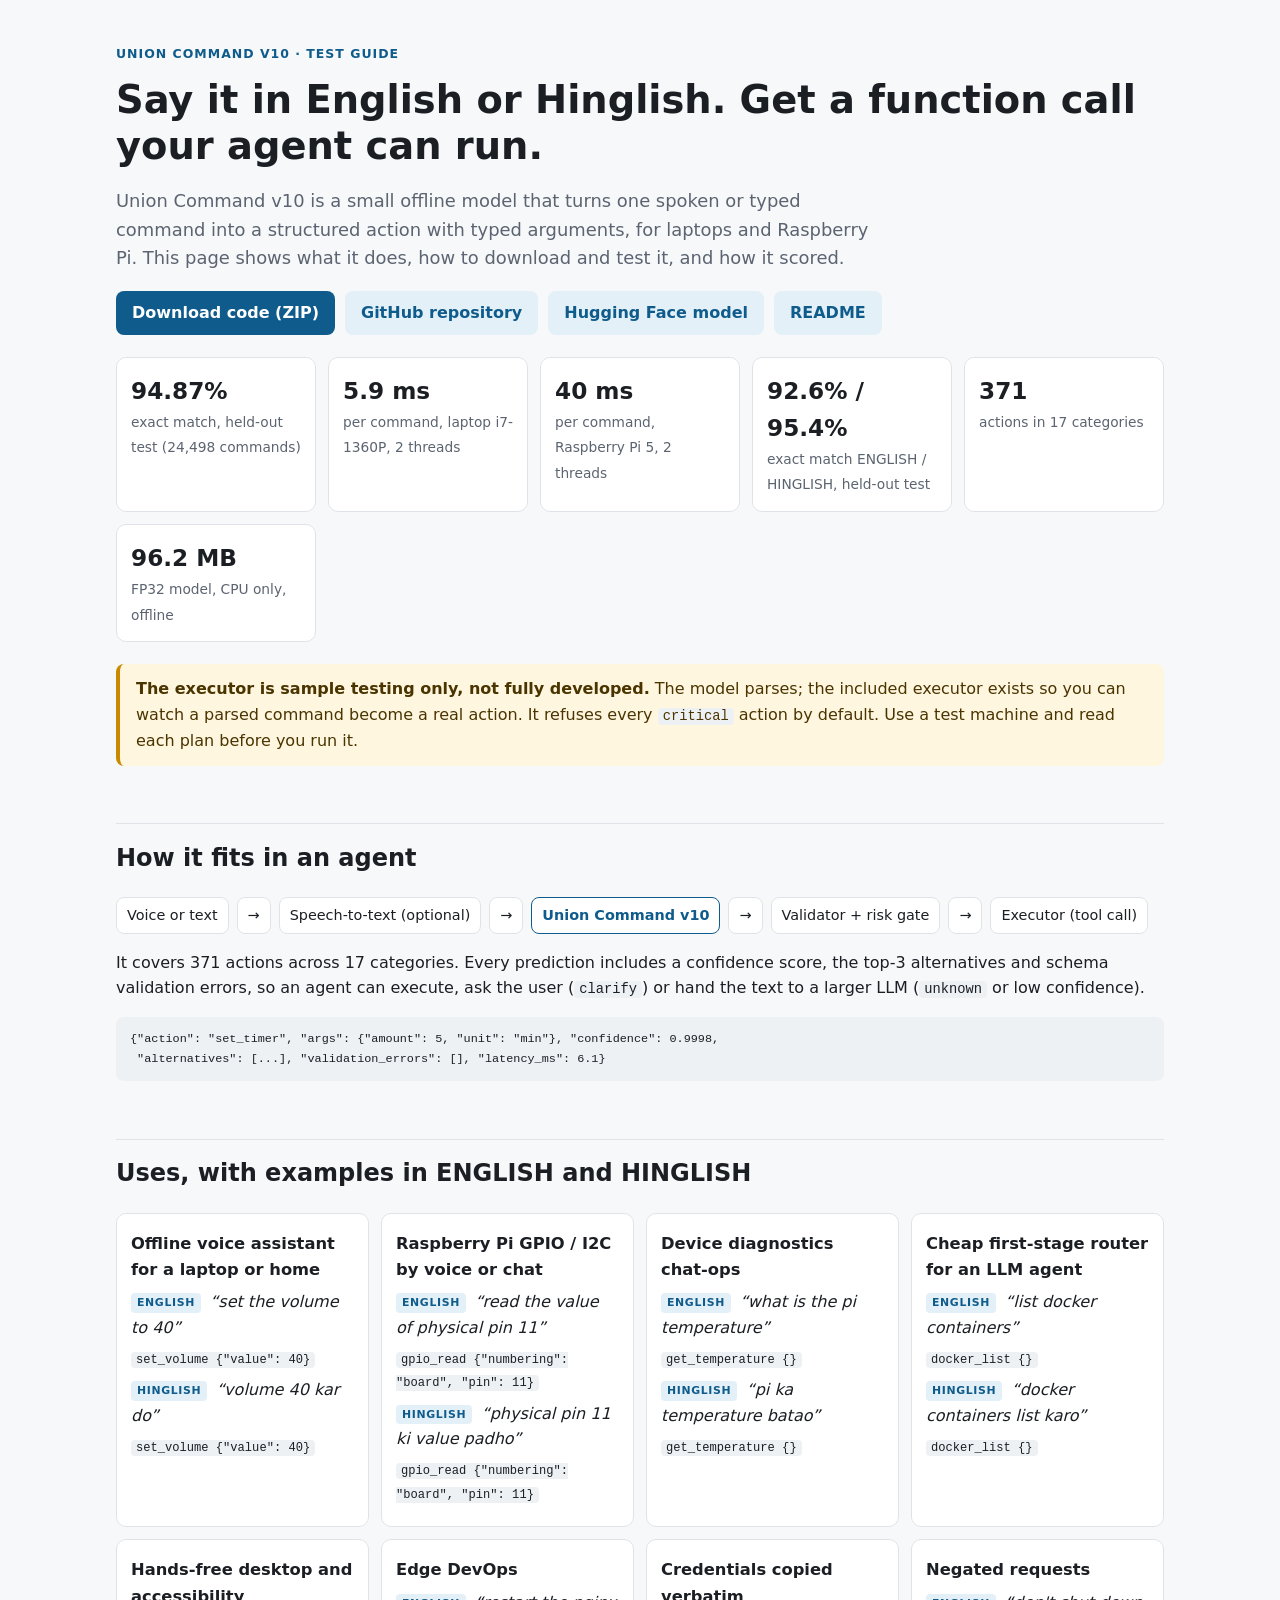
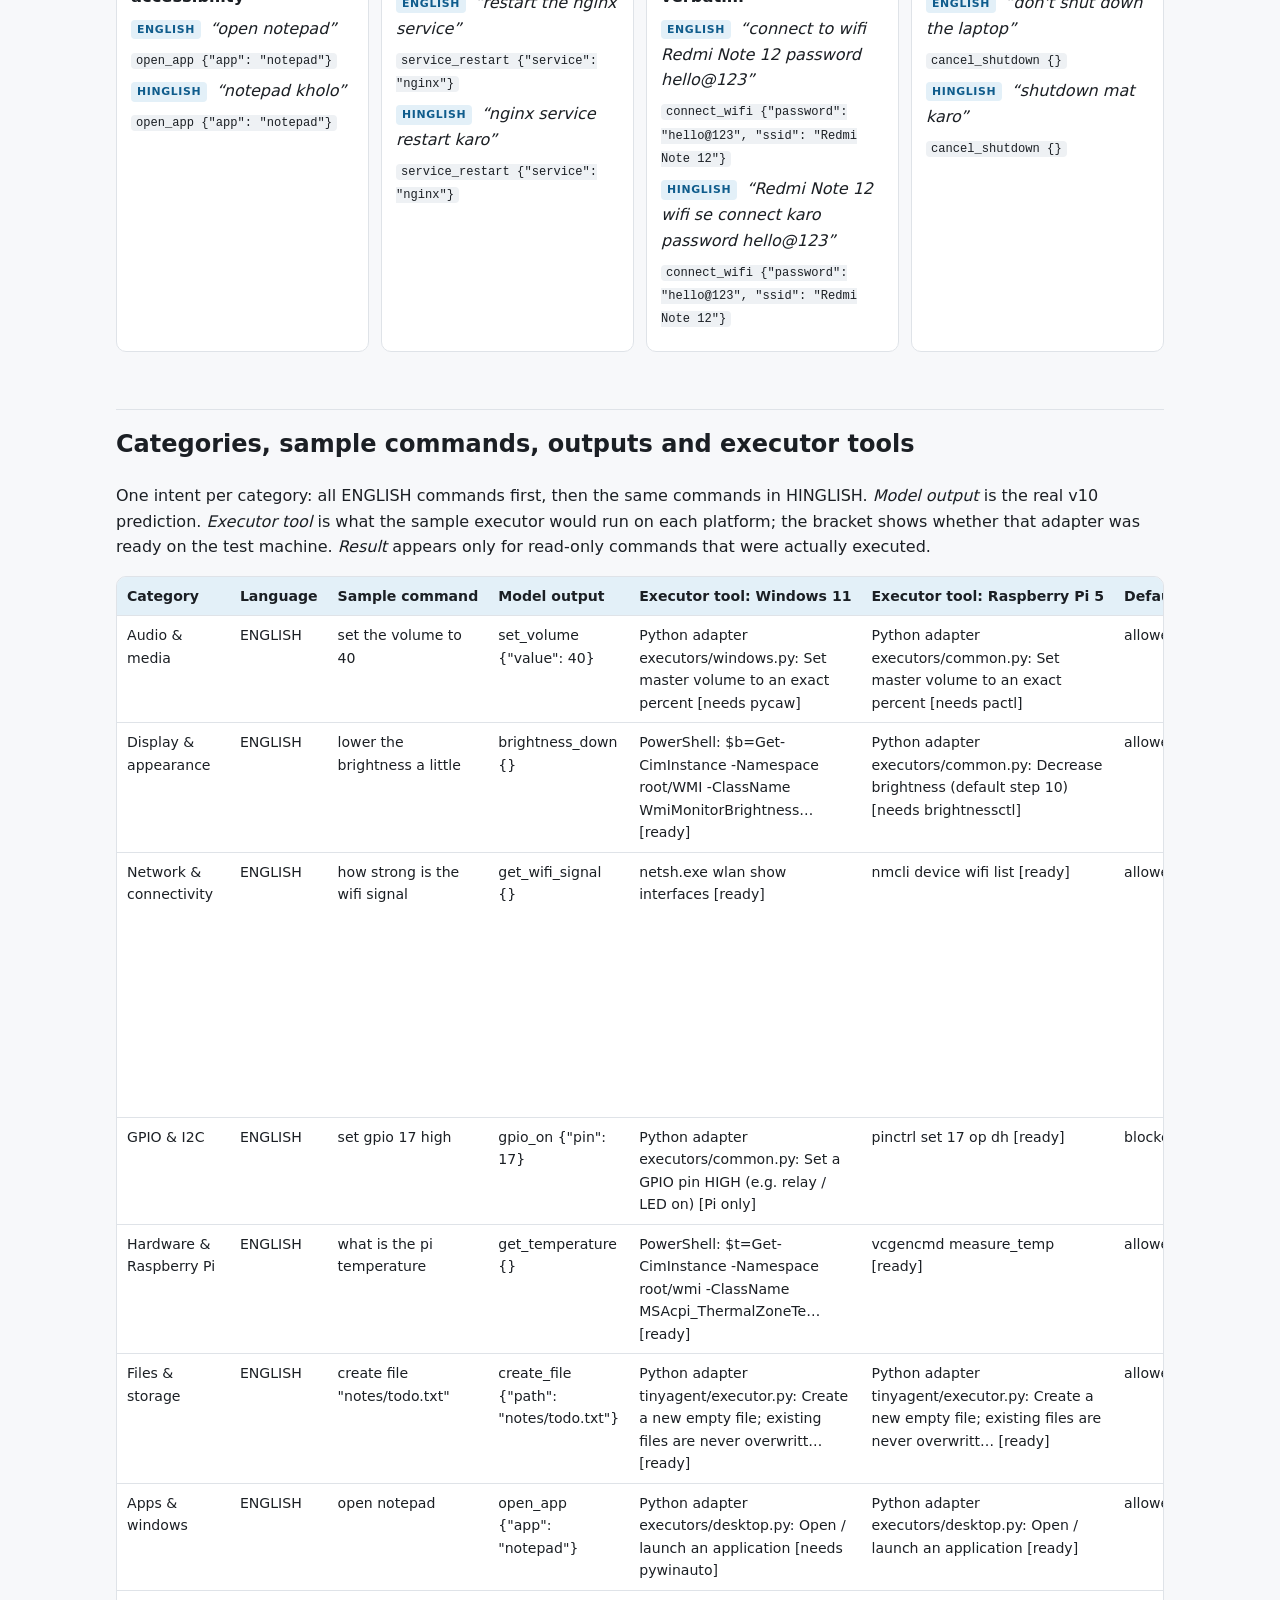
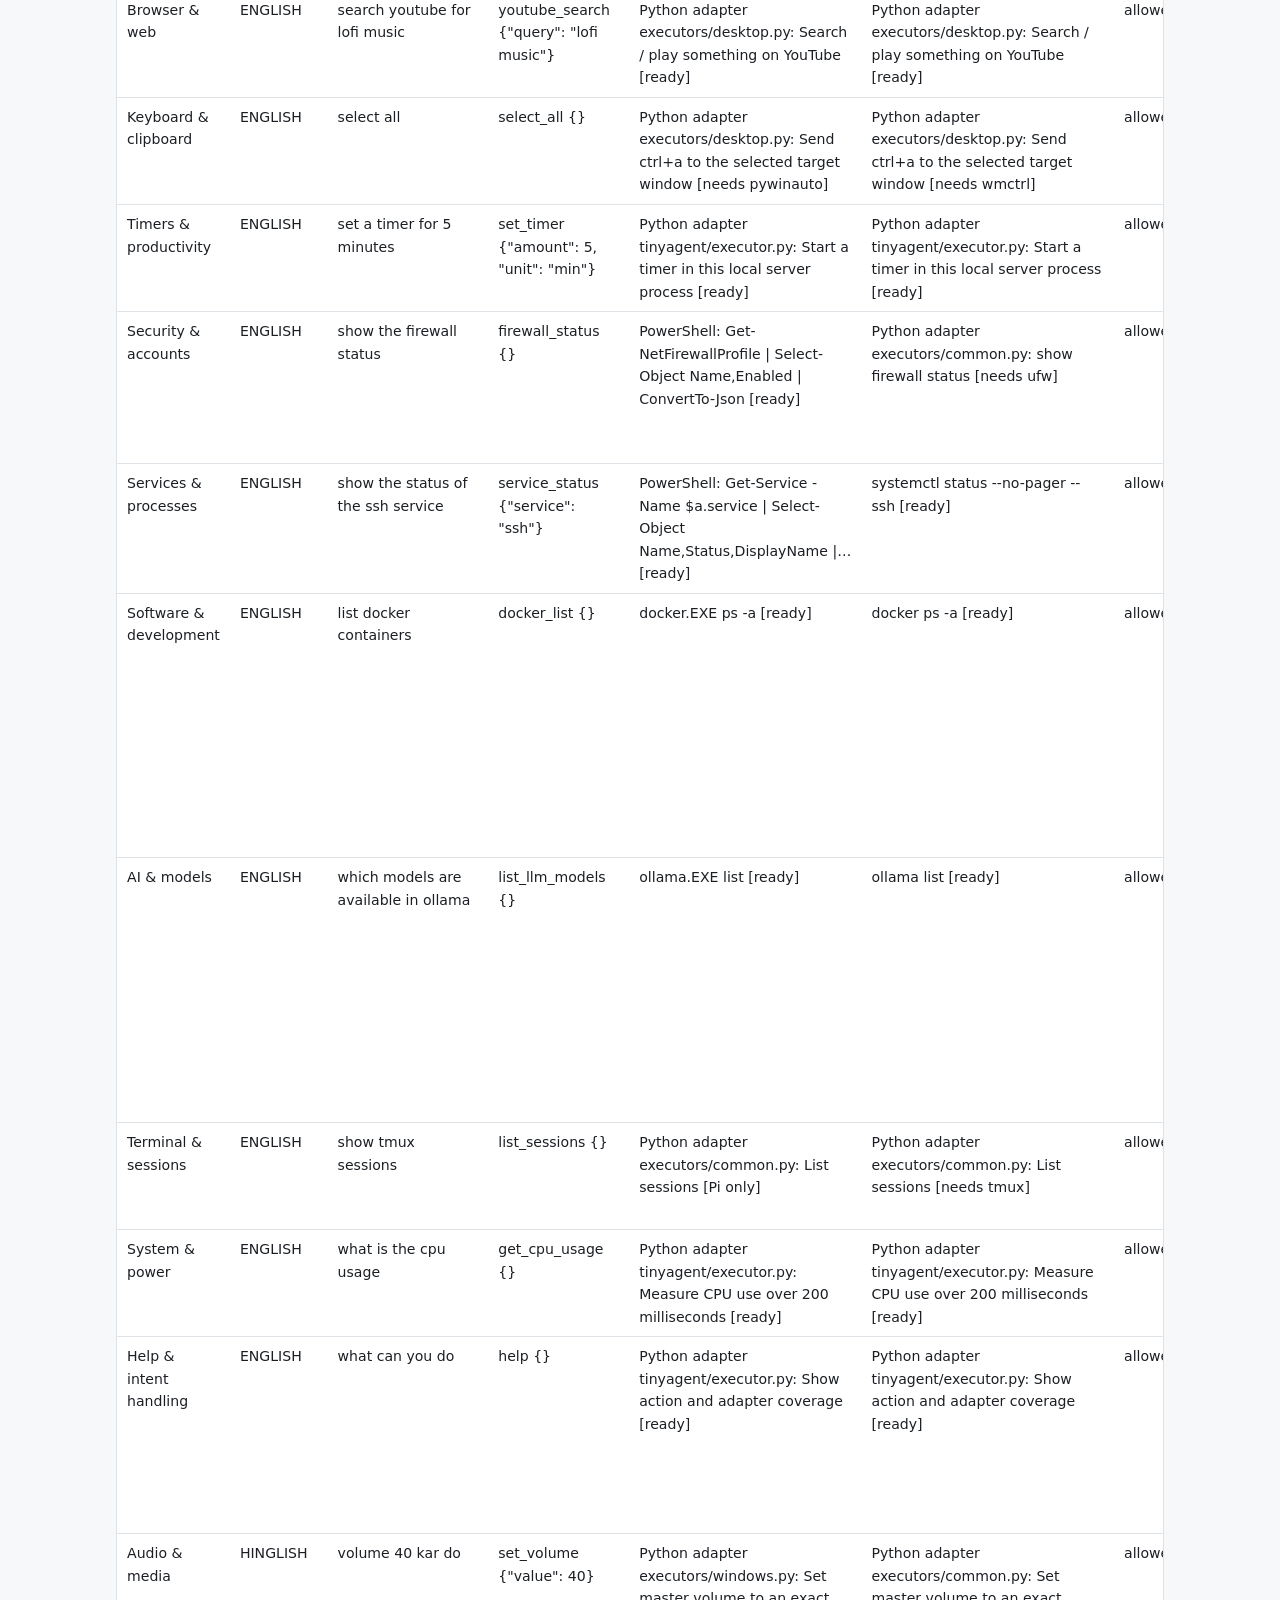
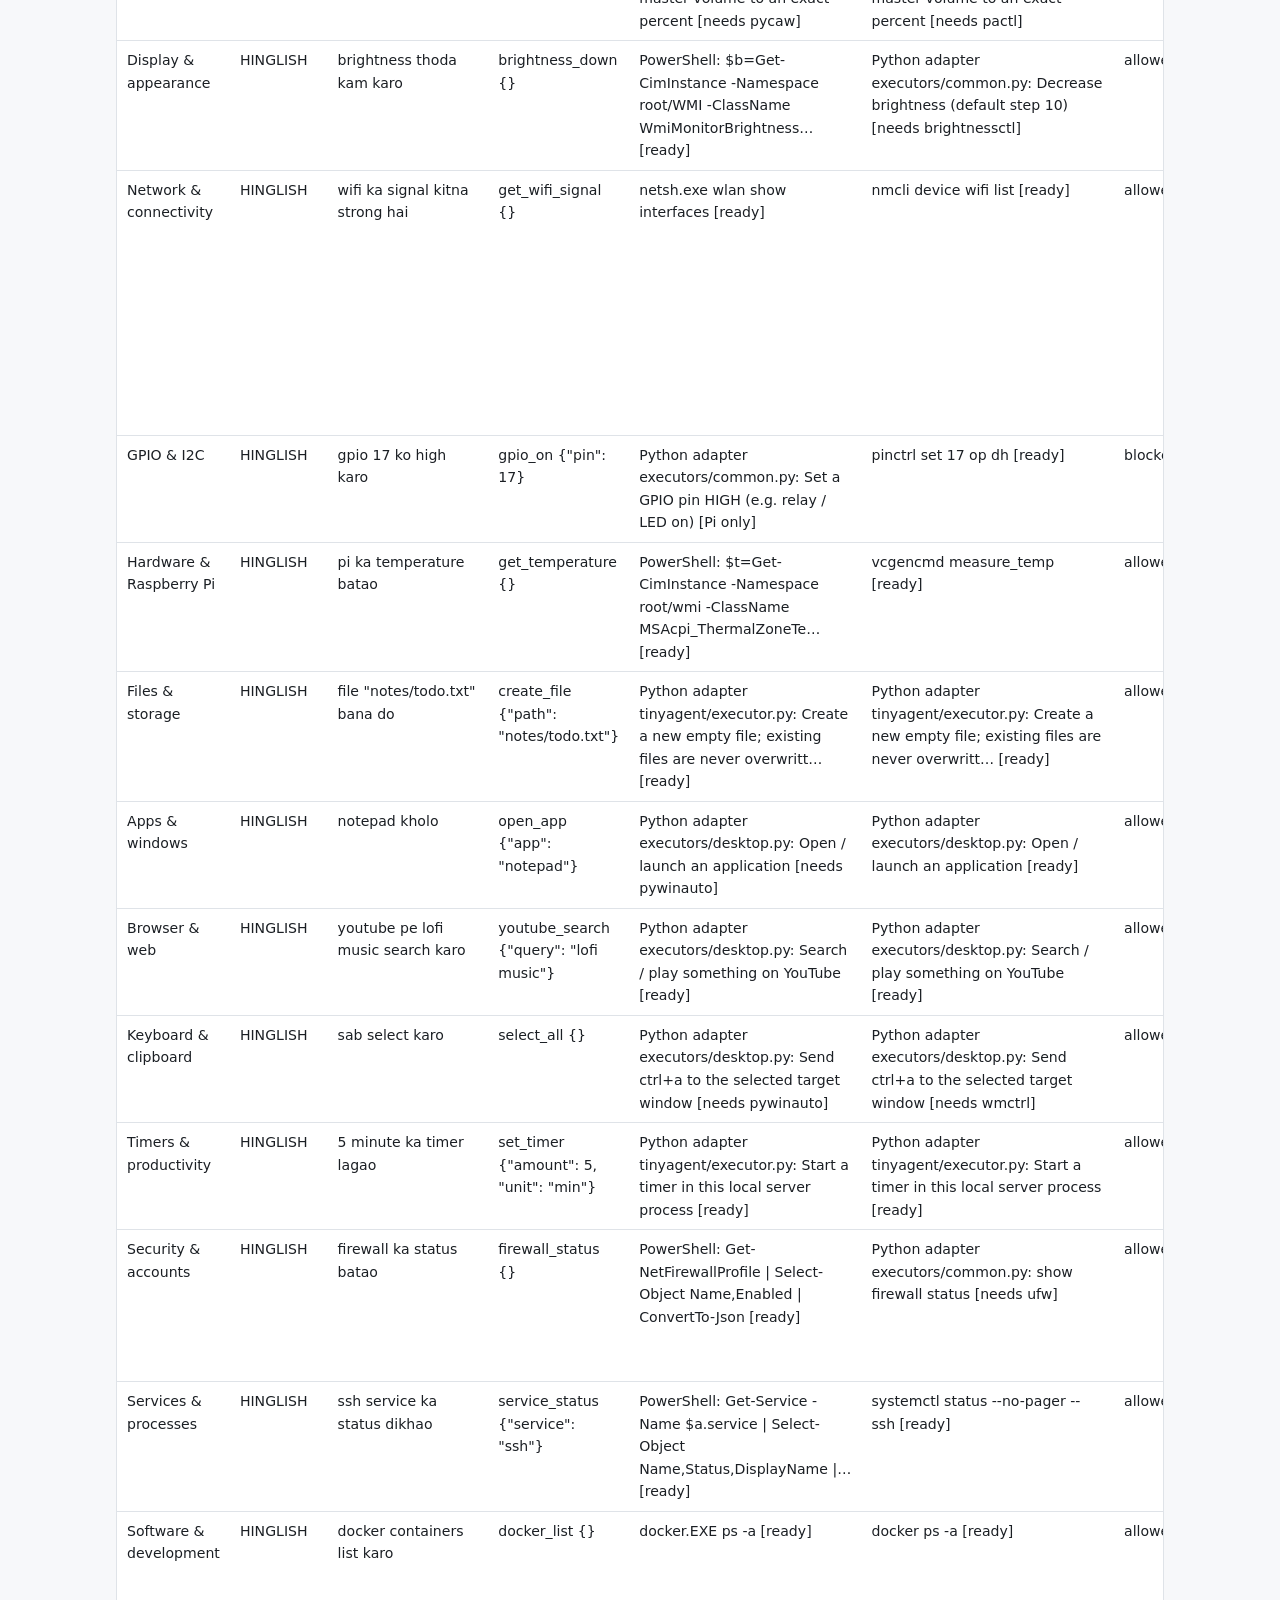
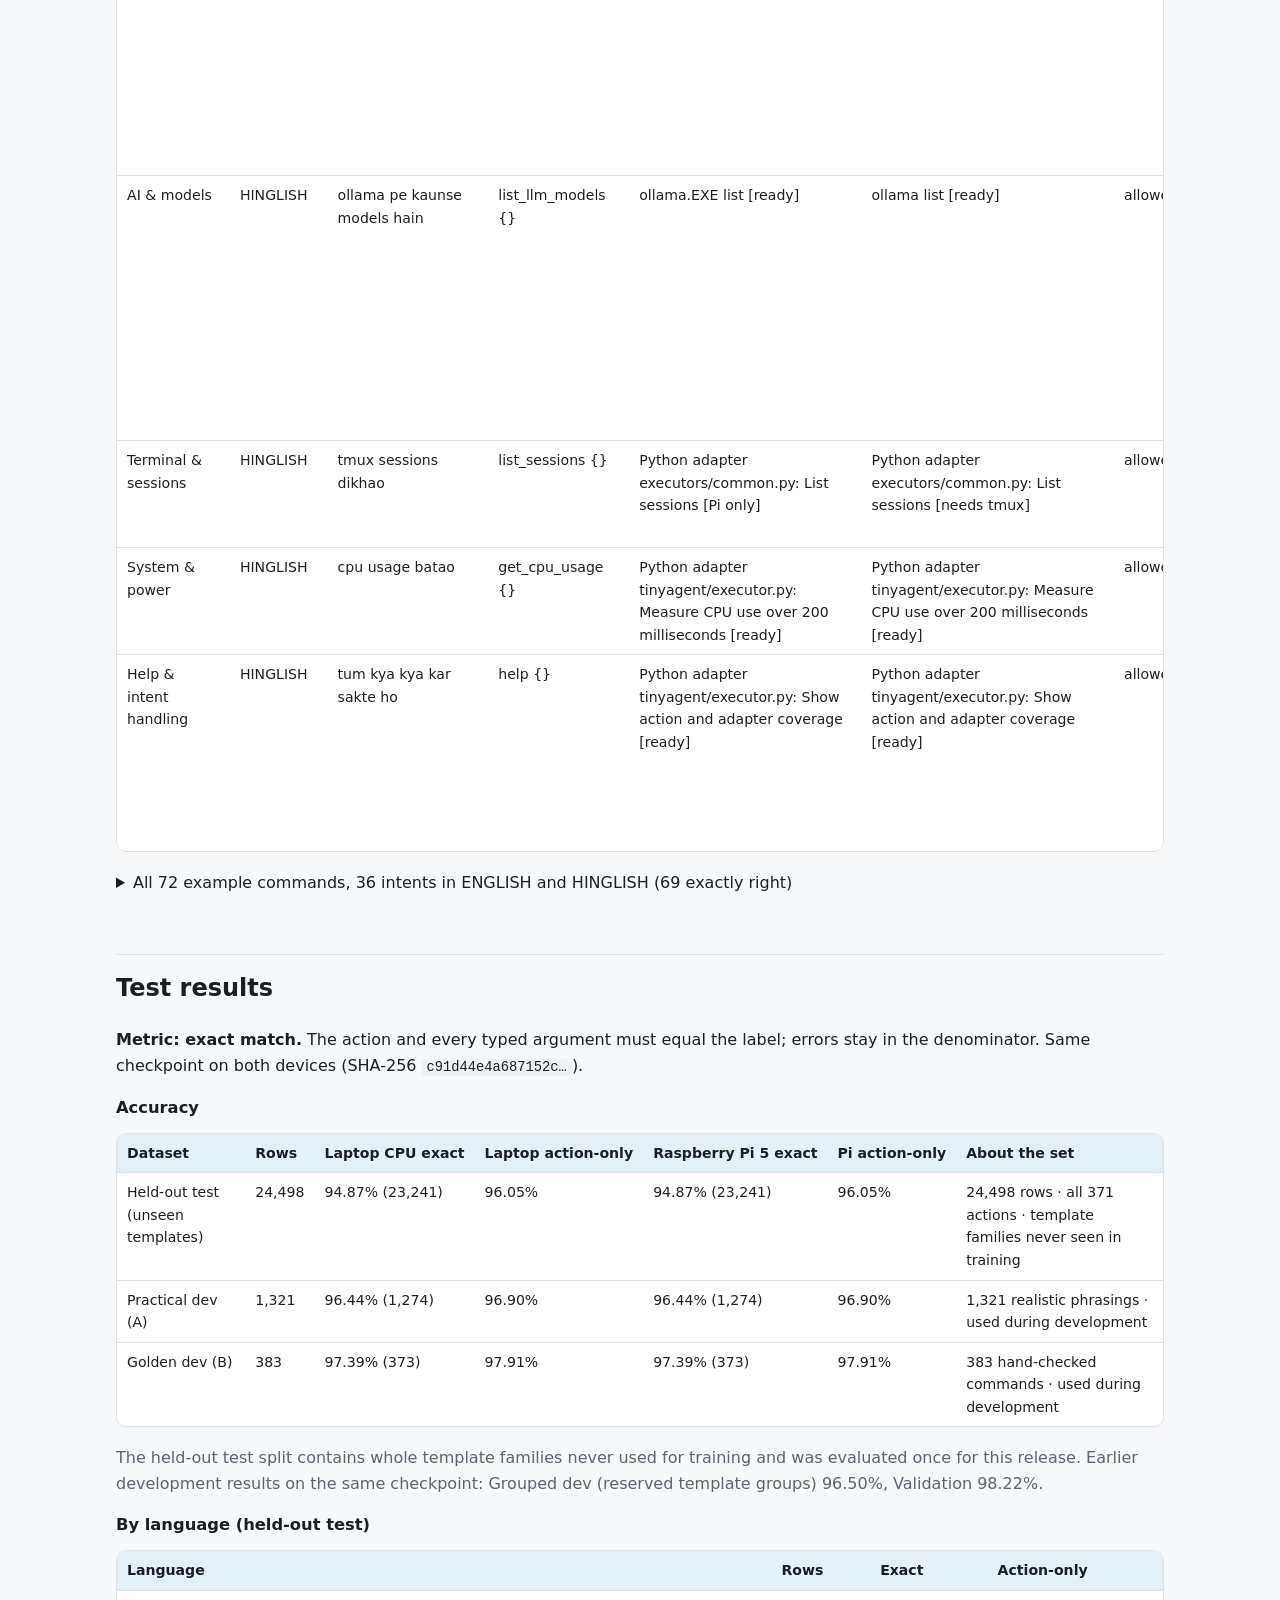
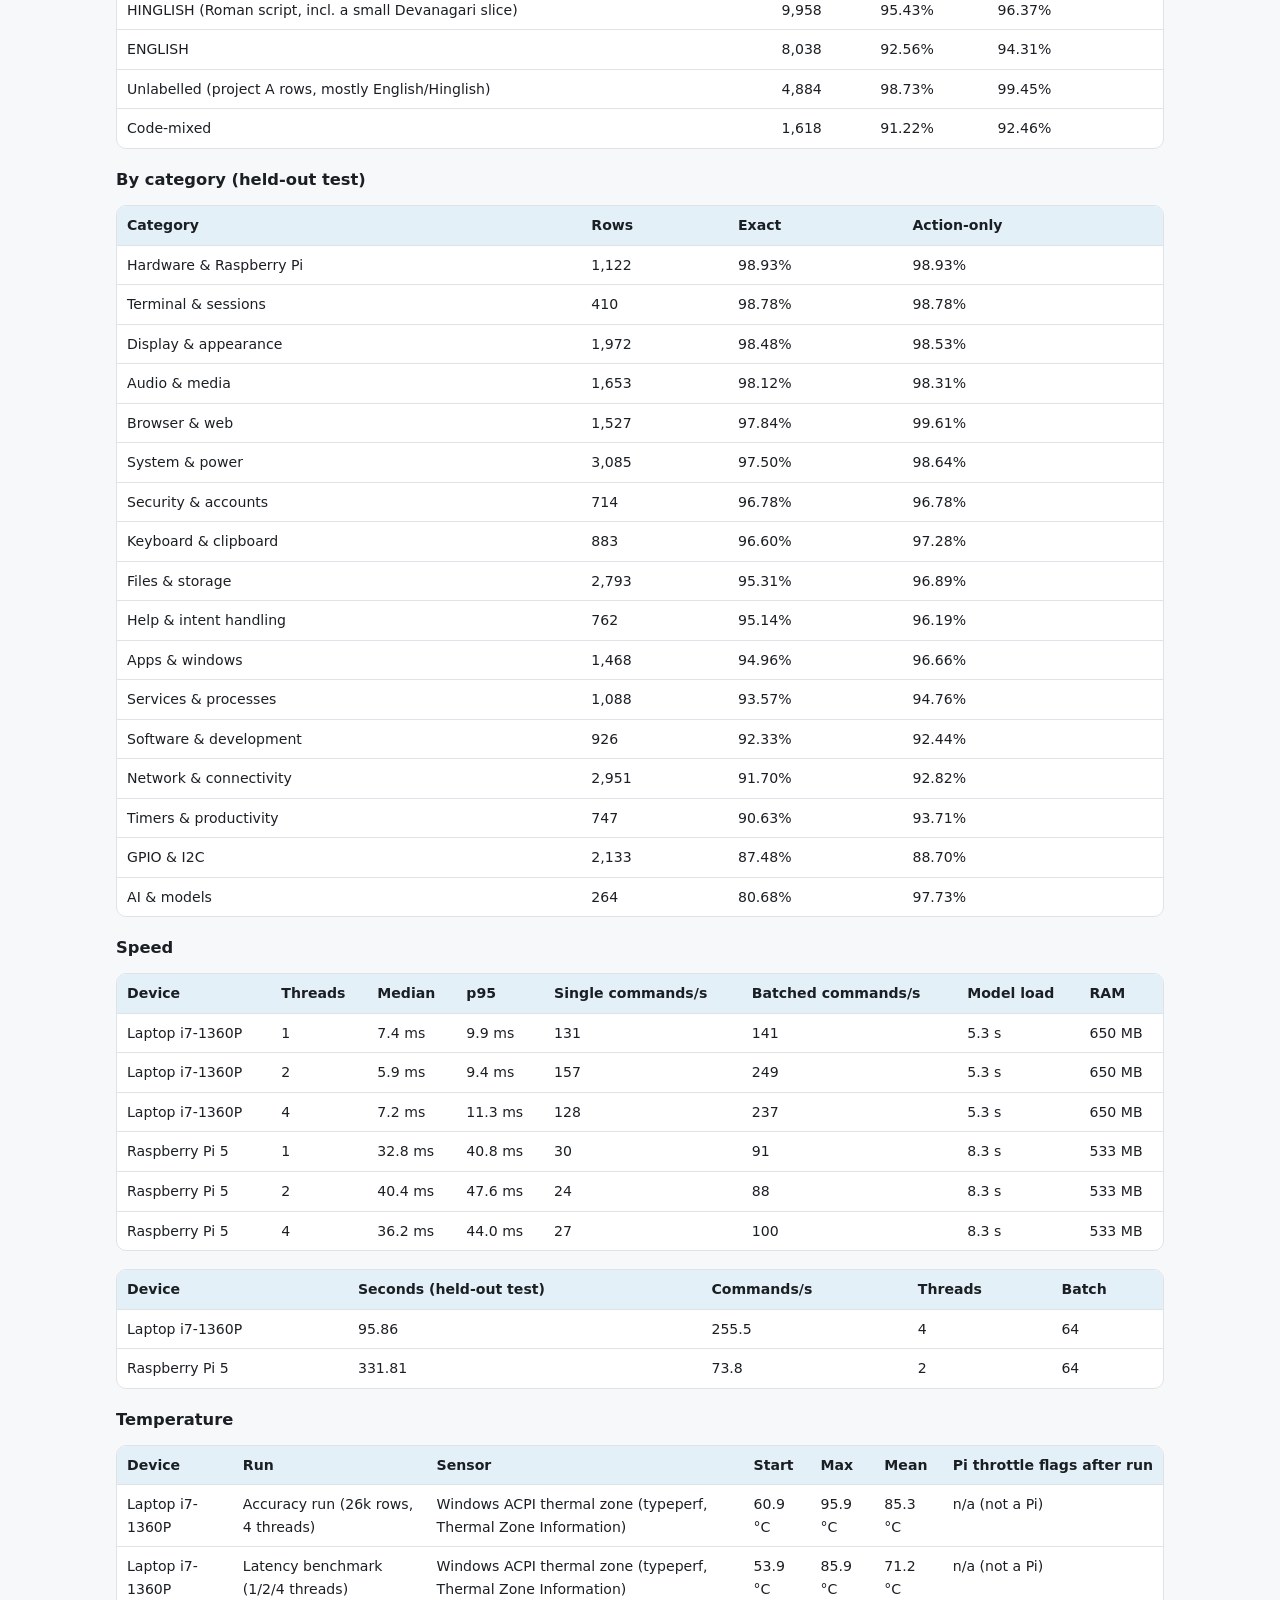
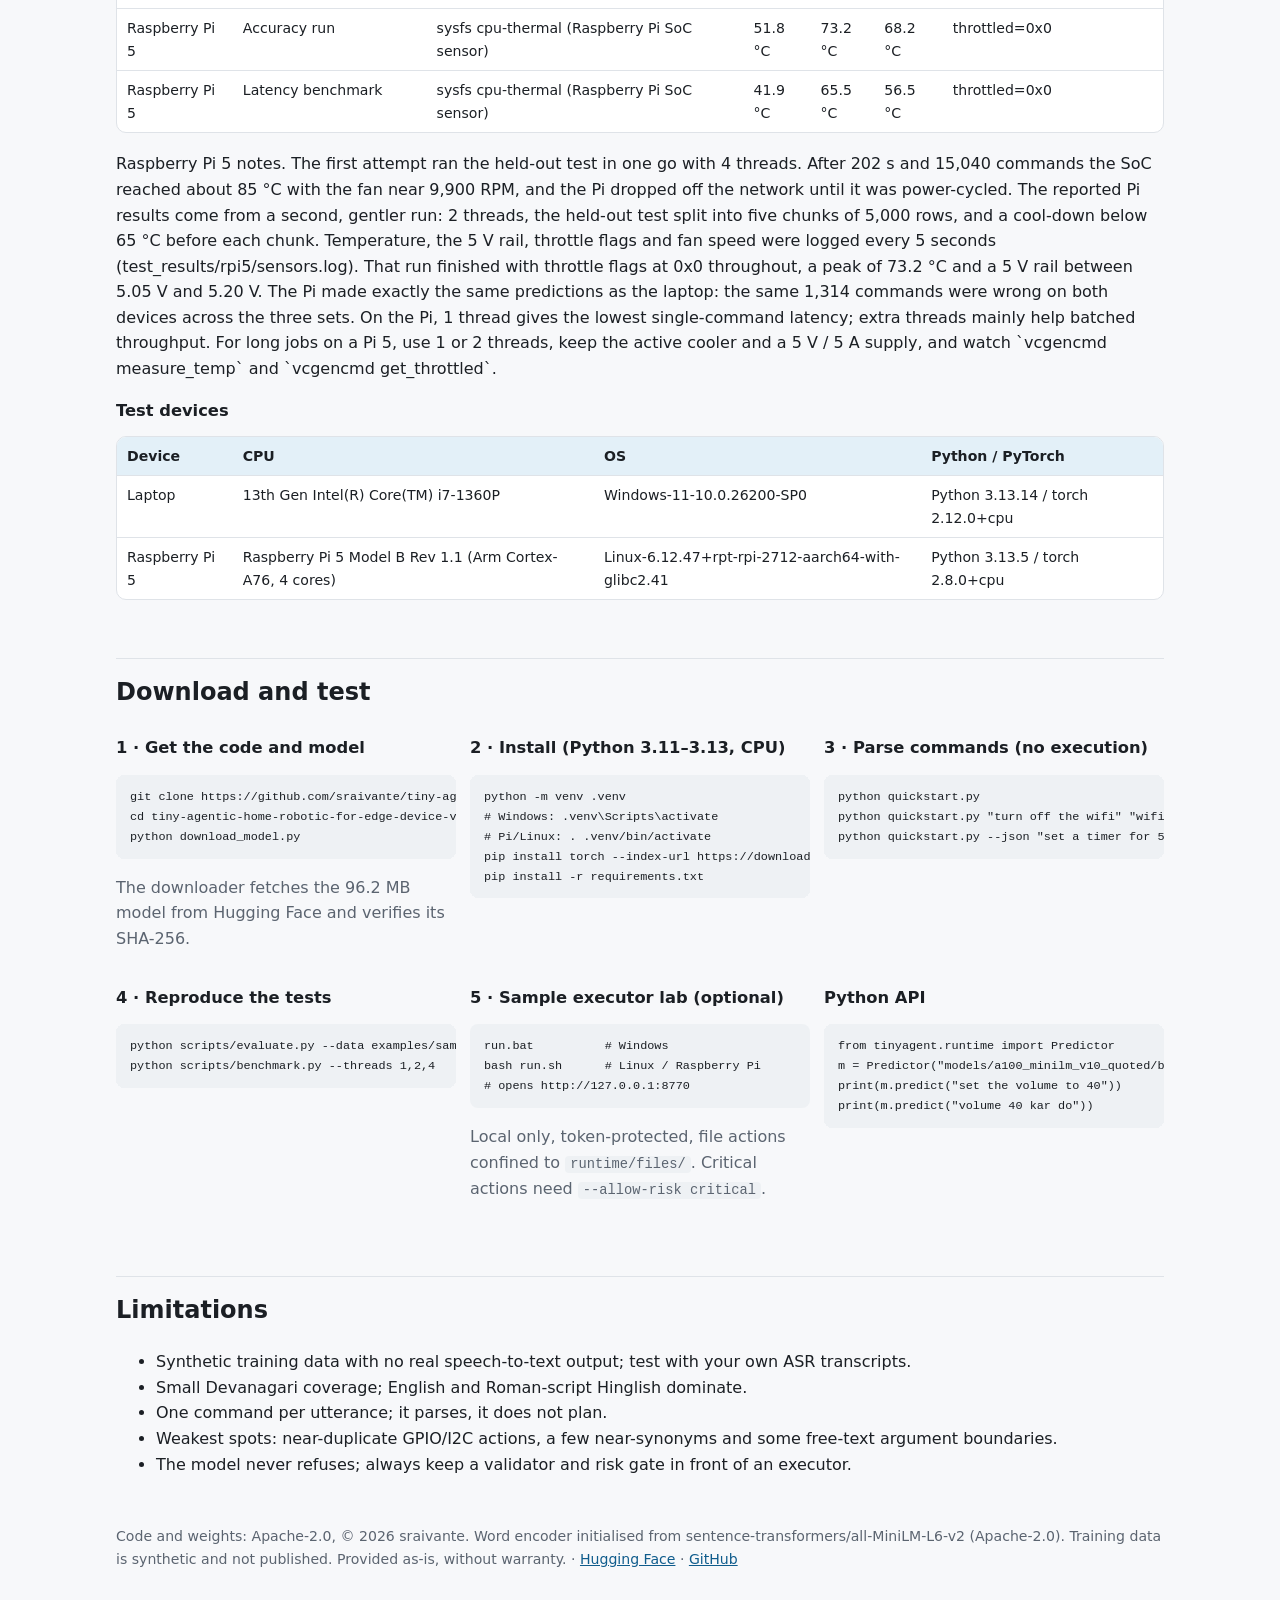
<file: docs/index.html>
<!doctype html>
<html lang="en">
<head>
<meta charset="utf-8">
<meta name="viewport" content="width=device-width, initial-scale=1">
<title>Union Command v10 · Test Guide</title>
<meta name="description" content="Offline Hinglish/English command parser for laptop and Raspberry Pi agents: how to download, test and read the results.">
<style>
:root { --bg:#f7f8fa; --panel:#ffffff; --text:#1b1f24; --muted:#5b6470; --line:#dfe3e8; --accent:#0f5c8c;
  --accent-soft:#e3f0f8; --warn-bg:#fff6df; --warn-line:#c98a00; --warn-text:#4a3500; --code:#eef1f4; --ok:#1d7a3e; }
@media (prefers-color-scheme: dark) { :root:not([data-theme="light"]) { --bg:#101418; --panel:#171c21; --text:#e6e9ec;
  --muted:#9aa4af; --line:#2a323a; --accent:#6db3e3; --accent-soft:#16283a; --warn-bg:#3a2e10; --warn-line:#d9a32a;
  --warn-text:#ffe6a8; --code:#222a31; --ok:#5fcf8a; } }
:root[data-theme="dark"] { --bg:#101418; --panel:#171c21; --text:#e6e9ec; --muted:#9aa4af; --line:#2a323a;
  --accent:#6db3e3; --accent-soft:#16283a; --warn-bg:#3a2e10; --warn-line:#d9a32a; --warn-text:#ffe6a8; --code:#222a31; --ok:#5fcf8a; }
* { box-sizing:border-box; }
body { margin:0; background:var(--bg); color:var(--text); font:16px/1.6 system-ui,-apple-system,"Segoe UI",Roboto,sans-serif; }
main { max-width:1080px; margin:0 auto; padding:32px 16px 64px; }
h1 { font-size:clamp(1.7rem,4vw,2.4rem); line-height:1.2; margin:.2em 0 .4em; }
h2 { margin-top:2.4em; padding-top:.6em; border-top:1px solid var(--line); }
h3 { margin:.2em 0; font-size:1.02rem; }
a { color:var(--accent); }
p.lede { font-size:1.12rem; color:var(--muted); max-width:760px; }
.eyebrow { text-transform:uppercase; letter-spacing:.08em; font-size:.78rem; color:var(--accent); font-weight:600; }
.buttons { display:flex; flex-wrap:wrap; gap:10px; margin:18px 0 8px; }
.button { display:inline-block; padding:9px 16px; border-radius:8px; background:var(--accent); color:#fff; text-decoration:none; font-weight:600; }
.button.secondary { background:var(--accent-soft); color:var(--accent); }
.stats { display:grid; grid-template-columns:repeat(auto-fit,minmax(170px,1fr)); gap:12px; margin:22px 0; }
.stat { background:var(--panel); border:1px solid var(--line); border-radius:10px; padding:14px; }
.stat strong { display:block; font-size:1.45rem; }
.stat span { color:var(--muted); font-size:.86rem; }
.warn { border-left:4px solid var(--warn-line); background:var(--warn-bg); color:var(--warn-text); padding:12px 16px; border-radius:8px; margin:20px 0; }
.cards { display:grid; grid-template-columns:repeat(auto-fit,minmax(230px,1fr)); gap:12px; }
.card { background:var(--panel); border:1px solid var(--line); border-radius:10px; padding:14px; }
.card .say { margin:.4em 0; font-style:italic; }
.card .out { margin:0 0 .5em; font-size:.88rem; }
.lang { display:inline-block; font-size:.68rem; font-weight:700; letter-spacing:.06em; padding:1px 6px; margin-right:4px;
  border-radius:4px; background:var(--accent-soft); color:var(--accent); font-style:normal; vertical-align:1px; }
.pipeline { display:flex; flex-wrap:wrap; gap:8px; align-items:center; margin:12px 0; }
.pipeline span { background:var(--panel); border:1px solid var(--line); border-radius:8px; padding:6px 10px; font-size:.9rem; }
.pipeline .model { border-color:var(--accent); color:var(--accent); font-weight:600; }
code, pre { font-family:ui-monospace,SFMono-Regular,Consolas,monospace; font-size:.86em; }
code { background:var(--code); padding:1px 5px; border-radius:4px; }
pre { background:var(--code); padding:12px 14px; border-radius:8px; overflow-x:auto; line-height:1.45; }
pre code { background:none; padding:0; }
.table-wrap { overflow-x:auto; margin:12px 0 18px; border:1px solid var(--line); border-radius:10px; background:var(--panel); }
table { border-collapse:collapse; width:100%; font-size:.88rem; }
th, td { text-align:left; padding:8px 10px; border-bottom:1px solid var(--line); vertical-align:top; }
th { background:var(--accent-soft); font-weight:600; white-space:nowrap; }
tr:last-child td { border-bottom:none; }
.steps { display:grid; grid-template-columns:repeat(auto-fit,minmax(300px,1fr)); gap:14px; }
.muted { color:var(--muted); }
footer { margin-top:48px; color:var(--muted); font-size:.88rem; }
</style>
</head>
<body>
<main>
<p class="eyebrow">Union Command v10 · Test guide</p>
<h1>Say it in English or Hinglish. Get a function call your agent can run.</h1>
<p class="lede">Union Command v10 is a small offline model that turns one spoken or typed command into a structured action with typed arguments, for laptops and Raspberry Pi. This page shows what it does, how to download and test it, and how it scored.</p>
<div class="buttons">
<a class="button" href="https://github.com/sraivante/tiny-agentic-home-robotic-for-edge-device-v10/archive/refs/heads/main.zip">Download code (ZIP)</a>
<a class="button secondary" href="https://github.com/sraivante/tiny-agentic-home-robotic-for-edge-device-v10">GitHub repository</a>
<a class="button secondary" href="https://huggingface.co/sraivante/tiny-agentic-home-robotic-for-edge-device-v10">Hugging Face model</a>
<a class="button secondary" href="https://github.com/sraivante/tiny-agentic-home-robotic-for-edge-device-v10#readme">README</a>
</div>
<div class="stats"><div class="stat"><strong>94.87%</strong><span>exact match, held-out test (24,498 commands)</span></div><div class="stat"><strong>5.9 ms</strong><span>per command, laptop i7-1360P, 2 threads</span></div><div class="stat"><strong>40 ms</strong><span>per command, Raspberry Pi 5, 2 threads</span></div><div class="stat"><strong>92.6% / 95.4%</strong><span>exact match ENGLISH / HINGLISH, held-out test</span></div><div class="stat"><strong>371</strong><span>actions in 17 categories</span></div><div class="stat"><strong>96.2 MB</strong><span>FP32 model, CPU only, offline</span></div></div>
<div class="warn"><strong>The executor is sample testing only, not fully developed.</strong> The model parses; the included executor exists so you can watch a parsed command become a real action. It refuses every <code>critical</code> action by default. Use a test machine and read each plan before you run it.</div>

<h2>How it fits in an agent</h2>
<div class="pipeline"><span>Voice or text</span><span>→</span><span>Speech-to-text (optional)</span><span>→</span><span class="model">Union Command v10</span><span>→</span><span>Validator + risk gate</span><span>→</span><span>Executor (tool call)</span></div>
<p>It covers 371 actions across 17 categories. Every prediction includes a confidence score, the top-3 alternatives and schema validation errors, so an agent can execute, ask the user (<code>clarify</code>) or hand the text to a larger LLM (<code>unknown</code> or low confidence).</p>
<pre><code>{&quot;action&quot;: &quot;set_timer&quot;, &quot;args&quot;: {&quot;amount&quot;: 5, &quot;unit&quot;: &quot;min&quot;}, &quot;confidence&quot;: 0.9998,
 &quot;alternatives&quot;: [...], &quot;validation_errors&quot;: [], &quot;latency_ms&quot;: 6.1}</code></pre>

<h2>Uses, with examples in ENGLISH and HINGLISH</h2>
<div class="cards"><div class="card"><h3>Offline voice assistant for a laptop or home</h3><p class="say"><span class="lang">ENGLISH</span> “set the volume to 40”</p><p class="out"><code>set_volume {&quot;value&quot;: 40}</code></p><p class="say"><span class="lang">HINGLISH</span> “volume 40 kar do”</p><p class="out"><code>set_volume {&quot;value&quot;: 40}</code></p></div><div class="card"><h3>Raspberry Pi GPIO / I2C by voice or chat</h3><p class="say"><span class="lang">ENGLISH</span> “read the value of physical pin 11”</p><p class="out"><code>gpio_read {&quot;numbering&quot;: &quot;board&quot;, &quot;pin&quot;: 11}</code></p><p class="say"><span class="lang">HINGLISH</span> “physical pin 11 ki value padho”</p><p class="out"><code>gpio_read {&quot;numbering&quot;: &quot;board&quot;, &quot;pin&quot;: 11}</code></p></div><div class="card"><h3>Device diagnostics chat-ops</h3><p class="say"><span class="lang">ENGLISH</span> “what is the pi temperature”</p><p class="out"><code>get_temperature {}</code></p><p class="say"><span class="lang">HINGLISH</span> “pi ka temperature batao”</p><p class="out"><code>get_temperature {}</code></p></div><div class="card"><h3>Cheap first-stage router for an LLM agent</h3><p class="say"><span class="lang">ENGLISH</span> “list docker containers”</p><p class="out"><code>docker_list {}</code></p><p class="say"><span class="lang">HINGLISH</span> “docker containers list karo”</p><p class="out"><code>docker_list {}</code></p></div><div class="card"><h3>Hands-free desktop and accessibility</h3><p class="say"><span class="lang">ENGLISH</span> “open notepad”</p><p class="out"><code>open_app {&quot;app&quot;: &quot;notepad&quot;}</code></p><p class="say"><span class="lang">HINGLISH</span> “notepad kholo”</p><p class="out"><code>open_app {&quot;app&quot;: &quot;notepad&quot;}</code></p></div><div class="card"><h3>Edge DevOps</h3><p class="say"><span class="lang">ENGLISH</span> “restart the nginx service”</p><p class="out"><code>service_restart {&quot;service&quot;: &quot;nginx&quot;}</code></p><p class="say"><span class="lang">HINGLISH</span> “nginx service restart karo”</p><p class="out"><code>service_restart {&quot;service&quot;: &quot;nginx&quot;}</code></p></div><div class="card"><h3>Credentials copied verbatim</h3><p class="say"><span class="lang">ENGLISH</span> “connect to wifi Redmi Note 12 password hello@123”</p><p class="out"><code>connect_wifi {&quot;password&quot;: &quot;hello@123&quot;, &quot;ssid&quot;: &quot;Redmi Note 12&quot;}</code></p><p class="say"><span class="lang">HINGLISH</span> “Redmi Note 12 wifi se connect karo password hello@123”</p><p class="out"><code>connect_wifi {&quot;password&quot;: &quot;hello@123&quot;, &quot;ssid&quot;: &quot;Redmi Note 12&quot;}</code></p></div><div class="card"><h3>Negated requests</h3><p class="say"><span class="lang">ENGLISH</span> “don&#x27;t shut down the laptop”</p><p class="out"><code>cancel_shutdown {}</code></p><p class="say"><span class="lang">HINGLISH</span> “shutdown mat karo”</p><p class="out"><code>cancel_shutdown {}</code></p></div></div>

<h2>Categories, sample commands, outputs and executor tools</h2>
<p>One intent per category: all ENGLISH commands first, then the same commands in HINGLISH. <em>Model output</em> is the real v10 prediction. <em>Executor tool</em> is what the sample executor would run on each platform; the bracket shows whether that adapter was ready on the test machine. <em>Result</em> appears only for read-only commands that were actually executed.</p>
<div class="table-wrap"><table class=""><thead><tr><th>Category</th><th>Language</th><th>Sample command</th><th>Model output</th><th>Executor tool: Windows 11</th><th>Executor tool: Raspberry Pi 5</th><th>Default gate</th><th>Result</th></tr></thead><tbody><tr><td>Audio &amp; media</td><td>ENGLISH</td><td>set the volume to 40</td><td>set_volume {&quot;value&quot;: 40}</td><td>Python adapter executors/windows.py: Set master volume to an exact percent [needs pycaw]</td><td>Python adapter executors/common.py: Set master volume to an exact percent [needs pactl]</td><td>allowed</td><td>plan only (not executed in this demo)</td></tr><tr><td>Display &amp; appearance</td><td>ENGLISH</td><td>lower the brightness a little</td><td>brightness_down {}</td><td>PowerShell: $b=Get-CimInstance -Namespace root/WMI -ClassName WmiMonitorBrightness… [ready]</td><td>Python adapter executors/common.py: Decrease brightness (default step 10) [needs brightnessctl]</td><td>allowed</td><td>plan only (not executed in this demo)</td></tr><tr><td>Network &amp; connectivity</td><td>ENGLISH</td><td>how strong is the wifi signal</td><td>get_wifi_signal {}</td><td>netsh.exe wlan show interfaces [ready]</td><td>nmcli device wifi list [ready]</td><td>allowed</td><td>Windows: completed (output not published: local device details); Pi: completed (output not published: local device details)</td></tr><tr><td>GPIO &amp; I2C</td><td>ENGLISH</td><td>set gpio 17 high</td><td>gpio_on {&quot;pin&quot;: 17}</td><td>Python adapter executors/common.py: Set a GPIO pin HIGH (e.g. relay / LED on) [Pi only]</td><td>pinctrl set 17 op dh [ready]</td><td>blocked</td><td>blocked by default gate</td></tr><tr><td>Hardware &amp; Raspberry Pi</td><td>ENGLISH</td><td>what is the pi temperature</td><td>get_temperature {}</td><td>PowerShell: $t=Get-CimInstance -Namespace root/wmi -ClassName MSAcpi_ThermalZoneTe… [ready]</td><td>vcgencmd measure_temp [ready]</td><td>allowed</td><td>Windows: failed: needs administrator rights; Pi: temp=43.9&#x27;C</td></tr><tr><td>Files &amp; storage</td><td>ENGLISH</td><td>create file &quot;notes/todo.txt&quot;</td><td>create_file {&quot;path&quot;: &quot;notes/todo.txt&quot;}</td><td>Python adapter tinyagent/executor.py: Create a new empty file; existing files are never overwritt… [ready]</td><td>Python adapter tinyagent/executor.py: Create a new empty file; existing files are never overwritt… [ready]</td><td>allowed</td><td>plan only (not executed in this demo)</td></tr><tr><td>Apps &amp; windows</td><td>ENGLISH</td><td>open notepad</td><td>open_app {&quot;app&quot;: &quot;notepad&quot;}</td><td>Python adapter executors/desktop.py: Open / launch an application [needs pywinauto]</td><td>Python adapter executors/desktop.py: Open / launch an application [ready]</td><td>allowed</td><td>plan only (not executed in this demo)</td></tr><tr><td>Browser &amp; web</td><td>ENGLISH</td><td>search youtube for lofi music</td><td>youtube_search {&quot;query&quot;: &quot;lofi music&quot;}</td><td>Python adapter executors/desktop.py: Search / play something on YouTube [ready]</td><td>Python adapter executors/desktop.py: Search / play something on YouTube [ready]</td><td>allowed</td><td>plan only (not executed in this demo)</td></tr><tr><td>Keyboard &amp; clipboard</td><td>ENGLISH</td><td>select all</td><td>select_all {}</td><td>Python adapter executors/desktop.py: Send ctrl+a to the selected target window [needs pywinauto]</td><td>Python adapter executors/desktop.py: Send ctrl+a to the selected target window [needs wmctrl]</td><td>allowed</td><td>plan only (not executed in this demo)</td></tr><tr><td>Timers &amp; productivity</td><td>ENGLISH</td><td>set a timer for 5 minutes</td><td>set_timer {&quot;amount&quot;: 5, &quot;unit&quot;: &quot;min&quot;}</td><td>Python adapter tinyagent/executor.py: Start a timer in this local server process [ready]</td><td>Python adapter tinyagent/executor.py: Start a timer in this local server process [ready]</td><td>allowed</td><td>plan only (not executed in this demo)</td></tr><tr><td>Security &amp; accounts</td><td>ENGLISH</td><td>show the firewall status</td><td>firewall_status {}</td><td>PowerShell: Get-NetFirewallProfile | Select-Object Name,Enabled | ConvertTo-Json [ready]</td><td>Python adapter executors/common.py: show firewall status [needs ufw]</td><td>allowed</td><td>Windows: completed (output not published: local device details)</td></tr><tr><td>Services &amp; processes</td><td>ENGLISH</td><td>show the status of the ssh service</td><td>service_status {&quot;service&quot;: &quot;ssh&quot;}</td><td>PowerShell: Get-Service -Name $a.service | Select-Object Name,Status,DisplayName |… [ready]</td><td>systemctl status --no-pager -- ssh [ready]</td><td>allowed</td><td>Windows: failed: no such service on this OS</td></tr><tr><td>Software &amp; development</td><td>ENGLISH</td><td>list docker containers</td><td>docker_list {}</td><td>docker.EXE ps -a [ready]</td><td>docker ps -a [ready]</td><td>allowed</td><td>Windows: completed (output not published: local device details); Pi: completed (output not published: local device details)</td></tr><tr><td>AI &amp; models</td><td>ENGLISH</td><td>which models are available in ollama</td><td>list_llm_models {}</td><td>ollama.EXE list [ready]</td><td>ollama list [ready]</td><td>allowed</td><td>Windows: completed (output not published: local device details); Pi: completed (output not published: local device details)</td></tr><tr><td>Terminal &amp; sessions</td><td>ENGLISH</td><td>show tmux sessions</td><td>list_sessions {}</td><td>Python adapter executors/common.py: List sessions [Pi only]</td><td>Python adapter executors/common.py: List sessions [needs tmux]</td><td>allowed</td><td>plan only (not executed in this demo)</td></tr><tr><td>System &amp; power</td><td>ENGLISH</td><td>what is the cpu usage</td><td>get_cpu_usage {}</td><td>Python adapter tinyagent/executor.py: Measure CPU use over 200 milliseconds [ready]</td><td>Python adapter tinyagent/executor.py: Measure CPU use over 200 milliseconds [ready]</td><td>allowed</td><td>Windows: CPU 7.5 %; Pi: CPU 0.0 %</td></tr><tr><td>Help &amp; intent handling</td><td>ENGLISH</td><td>what can you do</td><td>help {}</td><td>Python adapter tinyagent/executor.py: Show action and adapter coverage [ready]</td><td>Python adapter tinyagent/executor.py: Show action and adapter coverage [ready]</td><td>allowed</td><td>Windows: 371 actions, 221 live adapters here; Pi: 371 actions, 251 live adapters here</td></tr><tr><td>Audio &amp; media</td><td>HINGLISH</td><td>volume 40 kar do</td><td>set_volume {&quot;value&quot;: 40}</td><td>Python adapter executors/windows.py: Set master volume to an exact percent [needs pycaw]</td><td>Python adapter executors/common.py: Set master volume to an exact percent [needs pactl]</td><td>allowed</td><td>plan only (not executed in this demo)</td></tr><tr><td>Display &amp; appearance</td><td>HINGLISH</td><td>brightness thoda kam karo</td><td>brightness_down {}</td><td>PowerShell: $b=Get-CimInstance -Namespace root/WMI -ClassName WmiMonitorBrightness… [ready]</td><td>Python adapter executors/common.py: Decrease brightness (default step 10) [needs brightnessctl]</td><td>allowed</td><td>plan only (not executed in this demo)</td></tr><tr><td>Network &amp; connectivity</td><td>HINGLISH</td><td>wifi ka signal kitna strong hai</td><td>get_wifi_signal {}</td><td>netsh.exe wlan show interfaces [ready]</td><td>nmcli device wifi list [ready]</td><td>allowed</td><td>Windows: completed (output not published: local device details); Pi: completed (output not published: local device details)</td></tr><tr><td>GPIO &amp; I2C</td><td>HINGLISH</td><td>gpio 17 ko high karo</td><td>gpio_on {&quot;pin&quot;: 17}</td><td>Python adapter executors/common.py: Set a GPIO pin HIGH (e.g. relay / LED on) [Pi only]</td><td>pinctrl set 17 op dh [ready]</td><td>blocked</td><td>blocked by default gate</td></tr><tr><td>Hardware &amp; Raspberry Pi</td><td>HINGLISH</td><td>pi ka temperature batao</td><td>get_temperature {}</td><td>PowerShell: $t=Get-CimInstance -Namespace root/wmi -ClassName MSAcpi_ThermalZoneTe… [ready]</td><td>vcgencmd measure_temp [ready]</td><td>allowed</td><td>Windows: failed: needs administrator rights; Pi: temp=43.3&#x27;C</td></tr><tr><td>Files &amp; storage</td><td>HINGLISH</td><td>file &quot;notes/todo.txt&quot; bana do</td><td>create_file {&quot;path&quot;: &quot;notes/todo.txt&quot;}</td><td>Python adapter tinyagent/executor.py: Create a new empty file; existing files are never overwritt… [ready]</td><td>Python adapter tinyagent/executor.py: Create a new empty file; existing files are never overwritt… [ready]</td><td>allowed</td><td>plan only (not executed in this demo)</td></tr><tr><td>Apps &amp; windows</td><td>HINGLISH</td><td>notepad kholo</td><td>open_app {&quot;app&quot;: &quot;notepad&quot;}</td><td>Python adapter executors/desktop.py: Open / launch an application [needs pywinauto]</td><td>Python adapter executors/desktop.py: Open / launch an application [ready]</td><td>allowed</td><td>plan only (not executed in this demo)</td></tr><tr><td>Browser &amp; web</td><td>HINGLISH</td><td>youtube pe lofi music search karo</td><td>youtube_search {&quot;query&quot;: &quot;lofi music&quot;}</td><td>Python adapter executors/desktop.py: Search / play something on YouTube [ready]</td><td>Python adapter executors/desktop.py: Search / play something on YouTube [ready]</td><td>allowed</td><td>plan only (not executed in this demo)</td></tr><tr><td>Keyboard &amp; clipboard</td><td>HINGLISH</td><td>sab select karo</td><td>select_all {}</td><td>Python adapter executors/desktop.py: Send ctrl+a to the selected target window [needs pywinauto]</td><td>Python adapter executors/desktop.py: Send ctrl+a to the selected target window [needs wmctrl]</td><td>allowed</td><td>plan only (not executed in this demo)</td></tr><tr><td>Timers &amp; productivity</td><td>HINGLISH</td><td>5 minute ka timer lagao</td><td>set_timer {&quot;amount&quot;: 5, &quot;unit&quot;: &quot;min&quot;}</td><td>Python adapter tinyagent/executor.py: Start a timer in this local server process [ready]</td><td>Python adapter tinyagent/executor.py: Start a timer in this local server process [ready]</td><td>allowed</td><td>plan only (not executed in this demo)</td></tr><tr><td>Security &amp; accounts</td><td>HINGLISH</td><td>firewall ka status batao</td><td>firewall_status {}</td><td>PowerShell: Get-NetFirewallProfile | Select-Object Name,Enabled | ConvertTo-Json [ready]</td><td>Python adapter executors/common.py: show firewall status [needs ufw]</td><td>allowed</td><td>Windows: completed (output not published: local device details)</td></tr><tr><td>Services &amp; processes</td><td>HINGLISH</td><td>ssh service ka status dikhao</td><td>service_status {&quot;service&quot;: &quot;ssh&quot;}</td><td>PowerShell: Get-Service -Name $a.service | Select-Object Name,Status,DisplayName |… [ready]</td><td>systemctl status --no-pager -- ssh [ready]</td><td>allowed</td><td>Windows: failed: no such service on this OS</td></tr><tr><td>Software &amp; development</td><td>HINGLISH</td><td>docker containers list karo</td><td>docker_list {}</td><td>docker.EXE ps -a [ready]</td><td>docker ps -a [ready]</td><td>allowed</td><td>Windows: completed (output not published: local device details); Pi: completed (output not published: local device details)</td></tr><tr><td>AI &amp; models</td><td>HINGLISH</td><td>ollama pe kaunse models hain</td><td>list_llm_models {}</td><td>ollama.EXE list [ready]</td><td>ollama list [ready]</td><td>allowed</td><td>Windows: completed (output not published: local device details); Pi: completed (output not published: local device details)</td></tr><tr><td>Terminal &amp; sessions</td><td>HINGLISH</td><td>tmux sessions dikhao</td><td>list_sessions {}</td><td>Python adapter executors/common.py: List sessions [Pi only]</td><td>Python adapter executors/common.py: List sessions [needs tmux]</td><td>allowed</td><td>plan only (not executed in this demo)</td></tr><tr><td>System &amp; power</td><td>HINGLISH</td><td>cpu usage batao</td><td>get_cpu_usage {}</td><td>Python adapter tinyagent/executor.py: Measure CPU use over 200 milliseconds [ready]</td><td>Python adapter tinyagent/executor.py: Measure CPU use over 200 milliseconds [ready]</td><td>allowed</td><td>Windows: CPU 6.7 %; Pi: CPU 3.7 %</td></tr><tr><td>Help &amp; intent handling</td><td>HINGLISH</td><td>tum kya kya kar sakte ho</td><td>help {}</td><td>Python adapter tinyagent/executor.py: Show action and adapter coverage [ready]</td><td>Python adapter tinyagent/executor.py: Show action and adapter coverage [ready]</td><td>allowed</td><td>Windows: 371 actions, 221 live adapters here; Pi: 371 actions, 251 live adapters here</td></tr></tbody></table></div>
<details><summary>All 72 example commands, 36 intents in ENGLISH and HINGLISH (69 exactly right)</summary>
<div class="table-wrap"><table class=""><thead><tr><th>Category</th><th>Language</th><th>Command</th><th>Model output</th><th>Confidence</th><th>Correct</th></tr></thead><tbody><tr><td>Audio &amp; media</td><td>ENGLISH</td><td>set the volume to 40</td><td>set_volume {&quot;value&quot;: 40}</td><td>100%</td><td>✓</td></tr><tr><td>Audio &amp; media</td><td>ENGLISH</td><td>pause the music</td><td>media_pause {}</td><td>100%</td><td>✓</td></tr><tr><td>Display &amp; appearance</td><td>ENGLISH</td><td>lower the brightness a little</td><td>brightness_down {}</td><td>100%</td><td>✓</td></tr><tr><td>Display &amp; appearance</td><td>ENGLISH</td><td>turn on dark mode</td><td>dark_mode_on {}</td><td>100%</td><td>✓</td></tr><tr><td>Network &amp; connectivity</td><td>ENGLISH</td><td>how strong is the wifi signal</td><td>get_wifi_signal {}</td><td>100%</td><td>✓</td></tr><tr><td>Network &amp; connectivity</td><td>ENGLISH</td><td>connect to wifi Redmi Note 12 password hello@123</td><td>connect_wifi {&quot;password&quot;: &quot;hello@123&quot;, &quot;ssid&quot;: &quot;Redmi Note 12&quot;}</td><td>100%</td><td>✓</td></tr><tr><td>GPIO &amp; I2C</td><td>ENGLISH</td><td>set gpio 17 high</td><td>gpio_on {&quot;pin&quot;: 17}</td><td>100%</td><td>✓</td></tr><tr><td>GPIO &amp; I2C</td><td>ENGLISH</td><td>read the value of physical pin 11</td><td>gpio_read {&quot;numbering&quot;: &quot;board&quot;, &quot;pin&quot;: 11}</td><td>100%</td><td>✓</td></tr><tr><td>GPIO &amp; I2C</td><td>ENGLISH</td><td>scan the i2c bus</td><td>i2c_scan {}</td><td>100%</td><td>✓</td></tr><tr><td>Hardware &amp; Raspberry Pi</td><td>ENGLISH</td><td>what is the pi temperature</td><td>get_temperature {}</td><td>100%</td><td>✓</td></tr><tr><td>Hardware &amp; Raspberry Pi</td><td>ENGLISH</td><td>what is the fan speed</td><td>get_fan_speed {}</td><td>100%</td><td>✓</td></tr><tr><td>Files &amp; storage</td><td>ENGLISH</td><td>create file &quot;notes/todo.txt&quot;</td><td>create_file {&quot;path&quot;: &quot;notes/todo.txt&quot;}</td><td>100%</td><td>✓</td></tr><tr><td>Files &amp; storage</td><td>ENGLISH</td><td>how much disk space is left</td><td>get_disk_space {}</td><td>100%</td><td>✓</td></tr><tr><td>Apps &amp; windows</td><td>ENGLISH</td><td>open notepad</td><td>open_app {&quot;app&quot;: &quot;notepad&quot;}</td><td>100%</td><td>✓</td></tr><tr><td>Apps &amp; windows</td><td>ENGLISH</td><td>minimize this window</td><td>minimize_window {}</td><td>100%</td><td>✓</td></tr><tr><td>Browser &amp; web</td><td>ENGLISH</td><td>search youtube for lofi music</td><td>youtube_search {&quot;query&quot;: &quot;lofi music&quot;}</td><td>100%</td><td>✓</td></tr><tr><td>Browser &amp; web</td><td>ENGLISH</td><td>login to github username dev_user password Test@123</td><td>web_login {&quot;password&quot;: &quot;Test@123&quot;, &quot;site&quot;: &quot;github&quot;, &quot;username&quot;: &quot;dev_user&quot;}</td><td>100%</td><td>✓</td></tr><tr><td>Keyboard &amp; clipboard</td><td>ENGLISH</td><td>select all</td><td>select_all {}</td><td>100%</td><td>✓</td></tr><tr><td>Keyboard &amp; clipboard</td><td>ENGLISH</td><td>show clipboard history</td><td>clipboard_history {}</td><td>100%</td><td>✓</td></tr><tr><td>Timers &amp; productivity</td><td>ENGLISH</td><td>set a timer for 5 minutes</td><td>set_timer {&quot;amount&quot;: 5, &quot;unit&quot;: &quot;min&quot;}</td><td>100%</td><td>✓</td></tr><tr><td>Timers &amp; productivity</td><td>ENGLISH</td><td>calculate 12 + 8</td><td>calculate {&quot;expression&quot;: &quot;12 + 8&quot;}</td><td>100%</td><td>✓</td></tr><tr><td>Security &amp; accounts</td><td>ENGLISH</td><td>show the firewall status</td><td>firewall_status {}</td><td>100%</td><td>✓</td></tr><tr><td>Security &amp; accounts</td><td>ENGLISH</td><td>allow port 8080 in the firewall</td><td>firewall_allow {&quot;port&quot;: 8080}</td><td>100%</td><td>✓</td></tr><tr><td>Services &amp; processes</td><td>ENGLISH</td><td>show the status of the ssh service</td><td>service_status {&quot;service&quot;: &quot;ssh&quot;}</td><td>100%</td><td>✓</td></tr><tr><td>Services &amp; processes</td><td>ENGLISH</td><td>restart the nginx service</td><td>service_restart {&quot;service&quot;: &quot;nginx&quot;}</td><td>100%</td><td>✓</td></tr><tr><td>Software &amp; development</td><td>ENGLISH</td><td>list docker containers</td><td>docker_list {}</td><td>100%</td><td>✓</td></tr><tr><td>Software &amp; development</td><td>ENGLISH</td><td>install the numpy python package</td><td>install_python_package {&quot;name&quot;: &quot;numpy&quot;}</td><td>100%</td><td>✓</td></tr><tr><td>AI &amp; models</td><td>ENGLISH</td><td>which models are available in ollama</td><td>list_llm_models {}</td><td>100%</td><td>✓</td></tr><tr><td>AI &amp; models</td><td>ENGLISH</td><td>run the llama3 model</td><td>run_llm {&quot;model&quot;: &quot;llama3&quot;}</td><td>100%</td><td>✓</td></tr><tr><td>Terminal &amp; sessions</td><td>ENGLISH</td><td>show tmux sessions</td><td>list_sessions {}</td><td>100%</td><td>✓</td></tr><tr><td>Terminal &amp; sessions</td><td>ENGLISH</td><td>run command &quot;ls -la&quot;</td><td>run_command {&quot;command&quot;: &quot;command \&quot;ls -la&quot;}</td><td>100%</td><td>✗ (see note)</td></tr><tr><td>System &amp; power</td><td>ENGLISH</td><td>what is the cpu usage</td><td>get_cpu_usage {}</td><td>100%</td><td>✓</td></tr><tr><td>System &amp; power</td><td>ENGLISH</td><td>shut down in 10 minutes</td><td>shutdown {&quot;amount&quot;: 10, &quot;unit&quot;: &quot;min&quot;}</td><td>100%</td><td>✓</td></tr><tr><td>System &amp; power</td><td>ENGLISH</td><td>don&#x27;t shut down the laptop</td><td>cancel_shutdown {}</td><td>100%</td><td>✓</td></tr><tr><td>Help &amp; intent handling</td><td>ENGLISH</td><td>what can you do</td><td>help {}</td><td>99%</td><td>✓</td></tr><tr><td>Help &amp; intent handling</td><td>ENGLISH</td><td>turn it off</td><td>clarify {}</td><td>100%</td><td>✓</td></tr><tr><td>Audio &amp; media</td><td>HINGLISH</td><td>volume 40 kar do</td><td>set_volume {&quot;value&quot;: 40}</td><td>100%</td><td>✓</td></tr><tr><td>Audio &amp; media</td><td>HINGLISH</td><td>gaana pause karo</td><td>media_pause {}</td><td>100%</td><td>✓</td></tr><tr><td>Display &amp; appearance</td><td>HINGLISH</td><td>brightness thoda kam karo</td><td>brightness_down {}</td><td>100%</td><td>✓</td></tr><tr><td>Display &amp; appearance</td><td>HINGLISH</td><td>dark mode on kar do</td><td>dark_mode_on {}</td><td>100%</td><td>✓</td></tr><tr><td>Network &amp; connectivity</td><td>HINGLISH</td><td>wifi ka signal kitna strong hai</td><td>get_wifi_signal {}</td><td>100%</td><td>✓</td></tr><tr><td>Network &amp; connectivity</td><td>HINGLISH</td><td>Redmi Note 12 wifi se connect karo password hello@123</td><td>connect_wifi {&quot;password&quot;: &quot;hello@123&quot;, &quot;ssid&quot;: &quot;Redmi Note 12&quot;}</td><td>100%</td><td>✓</td></tr><tr><td>GPIO &amp; I2C</td><td>HINGLISH</td><td>gpio 17 ko high karo</td><td>gpio_on {&quot;pin&quot;: 17}</td><td>100%</td><td>✓</td></tr><tr><td>GPIO &amp; I2C</td><td>HINGLISH</td><td>physical pin 11 ki value padho</td><td>gpio_read {&quot;numbering&quot;: &quot;board&quot;, &quot;pin&quot;: 11}</td><td>100%</td><td>✓</td></tr><tr><td>GPIO &amp; I2C</td><td>HINGLISH</td><td>i2c bus scan karo</td><td>i2c_scan {}</td><td>100%</td><td>✓</td></tr><tr><td>Hardware &amp; Raspberry Pi</td><td>HINGLISH</td><td>pi ka temperature batao</td><td>get_temperature {}</td><td>82%</td><td>✓</td></tr><tr><td>Hardware &amp; Raspberry Pi</td><td>HINGLISH</td><td>fan speed kitni hai</td><td>get_fan_speed {}</td><td>100%</td><td>✓</td></tr><tr><td>Files &amp; storage</td><td>HINGLISH</td><td>file &quot;notes/todo.txt&quot; bana do</td><td>create_file {&quot;path&quot;: &quot;notes/todo.txt&quot;}</td><td>100%</td><td>✓</td></tr><tr><td>Files &amp; storage</td><td>HINGLISH</td><td>disk space kitna bacha hai</td><td>get_disk_space {}</td><td>100%</td><td>✓</td></tr><tr><td>Apps &amp; windows</td><td>HINGLISH</td><td>notepad kholo</td><td>open_app {&quot;app&quot;: &quot;notepad&quot;}</td><td>100%</td><td>✓</td></tr><tr><td>Apps &amp; windows</td><td>HINGLISH</td><td>is window ko minimize karo</td><td>minimize_window {}</td><td>100%</td><td>✓</td></tr><tr><td>Browser &amp; web</td><td>HINGLISH</td><td>youtube pe lofi music search karo</td><td>youtube_search {&quot;query&quot;: &quot;lofi music&quot;}</td><td>100%</td><td>✓</td></tr><tr><td>Browser &amp; web</td><td>HINGLISH</td><td>github pe login karo username dev_user password Test@123</td><td>web_login {&quot;password&quot;: &quot;Test@123&quot;, &quot;site&quot;: &quot;github&quot;, &quot;username&quot;: &quot;dev_user&quot;}</td><td>100%</td><td>✓</td></tr><tr><td>Keyboard &amp; clipboard</td><td>HINGLISH</td><td>sab select karo</td><td>select_all {}</td><td>100%</td><td>✓</td></tr><tr><td>Keyboard &amp; clipboard</td><td>HINGLISH</td><td>clipboard history dikhao</td><td>clipboard_history {}</td><td>100%</td><td>✓</td></tr><tr><td>Timers &amp; productivity</td><td>HINGLISH</td><td>5 minute ka timer lagao</td><td>set_timer {&quot;amount&quot;: 5, &quot;unit&quot;: &quot;min&quot;}</td><td>100%</td><td>✓</td></tr><tr><td>Timers &amp; productivity</td><td>HINGLISH</td><td>12 + 8 calculate karo</td><td>calculate {&quot;expression&quot;: &quot;12 + 8&quot;}</td><td>100%</td><td>✓</td></tr><tr><td>Security &amp; accounts</td><td>HINGLISH</td><td>firewall ka status batao</td><td>firewall_status {}</td><td>100%</td><td>✓</td></tr><tr><td>Security &amp; accounts</td><td>HINGLISH</td><td>firewall mein port 8080 allow karo</td><td>firewall_allow {&quot;port&quot;: 8080}</td><td>100%</td><td>✓</td></tr><tr><td>Services &amp; processes</td><td>HINGLISH</td><td>ssh service ka status dikhao</td><td>service_status {&quot;service&quot;: &quot;ssh&quot;}</td><td>100%</td><td>✓</td></tr><tr><td>Services &amp; processes</td><td>HINGLISH</td><td>nginx service restart karo</td><td>service_restart {&quot;service&quot;: &quot;nginx&quot;}</td><td>100%</td><td>✓</td></tr><tr><td>Software &amp; development</td><td>HINGLISH</td><td>docker containers list karo</td><td>docker_list {}</td><td>100%</td><td>✓</td></tr><tr><td>Software &amp; development</td><td>HINGLISH</td><td>numpy python package install karo</td><td>install_python_package {&quot;name&quot;: &quot;numpy&quot;}</td><td>100%</td><td>✓</td></tr><tr><td>AI &amp; models</td><td>HINGLISH</td><td>ollama pe kaunse models hain</td><td>list_llm_models {}</td><td>100%</td><td>✓</td></tr><tr><td>AI &amp; models</td><td>HINGLISH</td><td>llama3 model chalao</td><td>run_llm {&quot;model&quot;: &quot;llama3&quot;}</td><td>100%</td><td>✓</td></tr><tr><td>Terminal &amp; sessions</td><td>HINGLISH</td><td>tmux sessions dikhao</td><td>list_sessions {}</td><td>100%</td><td>✓</td></tr><tr><td>Terminal &amp; sessions</td><td>HINGLISH</td><td>command &quot;ls -la&quot; chalao</td><td>run_command {&quot;command&quot;: &quot;command \&quot;ls -la&quot;}</td><td>100%</td><td>✗ (see note)</td></tr><tr><td>System &amp; power</td><td>HINGLISH</td><td>cpu usage batao</td><td>get_cpu_usage {}</td><td>100%</td><td>✓</td></tr><tr><td>System &amp; power</td><td>HINGLISH</td><td>10 min baad shutdown kar dena</td><td>shutdown {&quot;amount&quot;: 10, &quot;unit&quot;: &quot;min&quot;}</td><td>100%</td><td>✓</td></tr><tr><td>System &amp; power</td><td>HINGLISH</td><td>shutdown mat karo</td><td>cancel_shutdown {}</td><td>100%</td><td>✓</td></tr><tr><td>Help &amp; intent handling</td><td>HINGLISH</td><td>tum kya kya kar sakte ho</td><td>help {}</td><td>100%</td><td>✓</td></tr><tr><td>Help &amp; intent handling</td><td>HINGLISH</td><td>ise band kar do</td><td>close_window {}</td><td>100%</td><td>✗ (see note)</td></tr></tbody></table></div>
<ul><li>ENGLISH <code>run command &quot;ls -la&quot;</code> gave <code>run_command {&quot;command&quot;: &quot;command \&quot;ls -la&quot;}</code>; expected <code>run_command {&quot;command&quot;: &quot;ls -la&quot;}</code>.</li><li>HINGLISH <code>command &quot;ls -la&quot; chalao</code> gave <code>run_command {&quot;command&quot;: &quot;command \&quot;ls -la&quot;}</code>; expected <code>run_command {&quot;command&quot;: &quot;ls -la&quot;}</code>.</li><li>HINGLISH <code>ise band kar do</code> gave <code>close_window {}</code>; expected <code>clarify {}</code>.</li></ul>
</details>

<h2>Test results</h2>
<p><strong>Metric: exact match.</strong> The action and every typed argument must equal the label; errors stay in the denominator. Same checkpoint on both devices (SHA-256 <code>c91d44e4a687152c…</code>).</p>
<h3>Accuracy</h3>
<div class="table-wrap"><table class=""><thead><tr><th>Dataset</th><th>Rows</th><th>Laptop CPU exact</th><th>Laptop action-only</th><th>Raspberry Pi 5 exact</th><th>Pi action-only</th><th>About the set</th></tr></thead><tbody><tr><td>Held-out test (unseen templates)</td><td>24,498</td><td>94.87% (23,241)</td><td>96.05%</td><td>94.87% (23,241)</td><td>96.05%</td><td>24,498 rows · all 371 actions · template families never seen in training</td></tr><tr><td>Practical dev (A)</td><td>1,321</td><td>96.44% (1,274)</td><td>96.90%</td><td>96.44% (1,274)</td><td>96.90%</td><td>1,321 realistic phrasings · used during development</td></tr><tr><td>Golden dev (B)</td><td>383</td><td>97.39% (373)</td><td>97.91%</td><td>97.39% (373)</td><td>97.91%</td><td>383 hand-checked commands · used during development</td></tr></tbody></table></div>
<p class="muted">The held-out test split contains whole template families never used for training and was evaluated once for this release. Earlier development results on the same checkpoint: Grouped dev (reserved template groups) 96.50%, Validation 98.22%.</p>
<h3>By language (held-out test)</h3>
<div class="table-wrap"><table class=""><thead><tr><th>Language</th><th>Rows</th><th>Exact</th><th>Action-only</th></tr></thead><tbody><tr><td>HINGLISH (Roman script, incl. a small Devanagari slice)</td><td>9,958</td><td>95.43%</td><td>96.37%</td></tr><tr><td>ENGLISH</td><td>8,038</td><td>92.56%</td><td>94.31%</td></tr><tr><td>Unlabelled (project A rows, mostly English/Hinglish)</td><td>4,884</td><td>98.73%</td><td>99.45%</td></tr><tr><td>Code-mixed</td><td>1,618</td><td>91.22%</td><td>92.46%</td></tr></tbody></table></div>
<h3>By category (held-out test)</h3>
<div class="table-wrap"><table class=""><thead><tr><th>Category</th><th>Rows</th><th>Exact</th><th>Action-only</th></tr></thead><tbody><tr><td>Hardware &amp; Raspberry Pi</td><td>1,122</td><td>98.93%</td><td>98.93%</td></tr><tr><td>Terminal &amp; sessions</td><td>410</td><td>98.78%</td><td>98.78%</td></tr><tr><td>Display &amp; appearance</td><td>1,972</td><td>98.48%</td><td>98.53%</td></tr><tr><td>Audio &amp; media</td><td>1,653</td><td>98.12%</td><td>98.31%</td></tr><tr><td>Browser &amp; web</td><td>1,527</td><td>97.84%</td><td>99.61%</td></tr><tr><td>System &amp; power</td><td>3,085</td><td>97.50%</td><td>98.64%</td></tr><tr><td>Security &amp; accounts</td><td>714</td><td>96.78%</td><td>96.78%</td></tr><tr><td>Keyboard &amp; clipboard</td><td>883</td><td>96.60%</td><td>97.28%</td></tr><tr><td>Files &amp; storage</td><td>2,793</td><td>95.31%</td><td>96.89%</td></tr><tr><td>Help &amp; intent handling</td><td>762</td><td>95.14%</td><td>96.19%</td></tr><tr><td>Apps &amp; windows</td><td>1,468</td><td>94.96%</td><td>96.66%</td></tr><tr><td>Services &amp; processes</td><td>1,088</td><td>93.57%</td><td>94.76%</td></tr><tr><td>Software &amp; development</td><td>926</td><td>92.33%</td><td>92.44%</td></tr><tr><td>Network &amp; connectivity</td><td>2,951</td><td>91.70%</td><td>92.82%</td></tr><tr><td>Timers &amp; productivity</td><td>747</td><td>90.63%</td><td>93.71%</td></tr><tr><td>GPIO &amp; I2C</td><td>2,133</td><td>87.48%</td><td>88.70%</td></tr><tr><td>AI &amp; models</td><td>264</td><td>80.68%</td><td>97.73%</td></tr></tbody></table></div>
<h3>Speed</h3>
<div class="table-wrap"><table class=""><thead><tr><th>Device</th><th>Threads</th><th>Median</th><th>p95</th><th>Single commands/s</th><th>Batched commands/s</th><th>Model load</th><th>RAM</th></tr></thead><tbody><tr><td>Laptop i7-1360P</td><td>1</td><td>7.4 ms</td><td>9.9 ms</td><td>131</td><td>141</td><td>5.3 s</td><td>650 MB</td></tr><tr><td>Laptop i7-1360P</td><td>2</td><td>5.9 ms</td><td>9.4 ms</td><td>157</td><td>249</td><td>5.3 s</td><td>650 MB</td></tr><tr><td>Laptop i7-1360P</td><td>4</td><td>7.2 ms</td><td>11.3 ms</td><td>128</td><td>237</td><td>5.3 s</td><td>650 MB</td></tr><tr><td>Raspberry Pi 5</td><td>1</td><td>32.8 ms</td><td>40.8 ms</td><td>30</td><td>91</td><td>8.3 s</td><td>533 MB</td></tr><tr><td>Raspberry Pi 5</td><td>2</td><td>40.4 ms</td><td>47.6 ms</td><td>24</td><td>88</td><td>8.3 s</td><td>533 MB</td></tr><tr><td>Raspberry Pi 5</td><td>4</td><td>36.2 ms</td><td>44.0 ms</td><td>27</td><td>100</td><td>8.3 s</td><td>533 MB</td></tr></tbody></table></div>
<div class="table-wrap"><table class=""><thead><tr><th>Device</th><th>Seconds (held-out test)</th><th>Commands/s</th><th>Threads</th><th>Batch</th></tr></thead><tbody><tr><td>Laptop i7-1360P</td><td>95.86</td><td>255.5</td><td>4</td><td>64</td></tr><tr><td>Raspberry Pi 5</td><td>331.81</td><td>73.8</td><td>2</td><td>64</td></tr></tbody></table></div>
<h3>Temperature</h3>
<div class="table-wrap"><table class=""><thead><tr><th>Device</th><th>Run</th><th>Sensor</th><th>Start</th><th>Max</th><th>Mean</th><th>Pi throttle flags after run</th></tr></thead><tbody><tr><td>Laptop i7-1360P</td><td>Accuracy run (26k rows, 4 threads)</td><td>Windows ACPI thermal zone (typeperf, Thermal Zone Information)</td><td>60.9 °C</td><td>95.9 °C</td><td>85.3 °C</td><td>n/a (not a Pi)</td></tr><tr><td>Laptop i7-1360P</td><td>Latency benchmark (1/2/4 threads)</td><td>Windows ACPI thermal zone (typeperf, Thermal Zone Information)</td><td>53.9 °C</td><td>85.9 °C</td><td>71.2 °C</td><td>n/a (not a Pi)</td></tr><tr><td>Raspberry Pi 5</td><td>Accuracy run</td><td>sysfs cpu-thermal (Raspberry Pi SoC sensor)</td><td>51.8 °C</td><td>73.2 °C</td><td>68.2 °C</td><td>throttled=0x0</td></tr><tr><td>Raspberry Pi 5</td><td>Latency benchmark</td><td>sysfs cpu-thermal (Raspberry Pi SoC sensor)</td><td>41.9 °C</td><td>65.5 °C</td><td>56.5 °C</td><td>throttled=0x0</td></tr></tbody></table></div>
<p>Raspberry Pi 5 notes. The first attempt ran the held-out test in one go with 4 threads. After 202 s and 15,040 commands the SoC reached about 85 °C with the fan near 9,900 RPM, and the Pi dropped off the network until it was power-cycled. The reported Pi results come from a second, gentler run: 2 threads, the held-out test split into five chunks of 5,000 rows, and a cool-down below 65 °C before each chunk. Temperature, the 5 V rail, throttle flags and fan speed were logged every 5 seconds (test_results/rpi5/sensors.log). That run finished with throttle flags at 0x0 throughout, a peak of 73.2 °C and a 5 V rail between 5.05 V and 5.20 V. The Pi made exactly the same predictions as the laptop: the same 1,314 commands were wrong on both devices across the three sets. On the Pi, 1 thread gives the lowest single-command latency; extra threads mainly help batched throughput. For long jobs on a Pi 5, use 1 or 2 threads, keep the active cooler and a 5 V / 5 A supply, and watch `vcgencmd measure_temp` and `vcgencmd get_throttled`.</p>
<h3>Test devices</h3>
<div class="table-wrap"><table class=""><thead><tr><th>Device</th><th>CPU</th><th>OS</th><th>Python / PyTorch</th></tr></thead><tbody><tr><td>Laptop</td><td>13th Gen Intel(R) Core(TM) i7-1360P</td><td>Windows-11-10.0.26200-SP0</td><td>Python 3.13.14 / torch 2.12.0+cpu</td></tr><tr><td>Raspberry Pi 5</td><td>Raspberry Pi 5 Model B Rev 1.1 (Arm Cortex-A76, 4 cores)</td><td>Linux-6.12.47+rpt-rpi-2712-aarch64-with-glibc2.41</td><td>Python 3.13.5 / torch 2.8.0+cpu</td></tr></tbody></table></div>

<h2>Download and test</h2>
<div class="steps">
<div><h3>1 · Get the code and model</h3>
<pre><code>git clone https://github.com/sraivante/tiny-agentic-home-robotic-for-edge-device-v10.git
cd tiny-agentic-home-robotic-for-edge-device-v10
python download_model.py</code></pre>
<p class="muted">The downloader fetches the 96.2 MB model from Hugging Face and verifies its SHA-256.</p></div>
<div><h3>2 · Install (Python 3.11–3.13, CPU)</h3>
<pre><code>python -m venv .venv
# Windows: .venv\Scripts\activate
# Pi/Linux: . .venv/bin/activate
pip install torch --index-url https://download.pytorch.org/whl/cpu
pip install -r requirements.txt</code></pre></div>
<div><h3>3 · Parse commands (no execution)</h3>
<pre><code>python quickstart.py
python quickstart.py "turn off the wifi" "wifi band karo"
python quickstart.py --json "set a timer for 5 minutes"</code></pre></div>
<div><h3>4 · Reproduce the tests</h3>
<pre><code>python scripts/evaluate.py --data examples/sample_commands.jsonl
python scripts/benchmark.py --threads 1,2,4</code></pre></div>
<div><h3>5 · Sample executor lab (optional)</h3>
<pre><code>run.bat          # Windows
bash run.sh      # Linux / Raspberry Pi
# opens http://127.0.0.1:8770</code></pre>
<p class="muted">Local only, token-protected, file actions confined to <code>runtime/files/</code>. Critical actions need <code>--allow-risk critical</code>.</p></div>
<div><h3>Python API</h3>
<pre><code>from tinyagent.runtime import Predictor
m = Predictor("models/a100_minilm_v10_quoted/best.pt", threads=2)
print(m.predict("set the volume to 40"))
print(m.predict("volume 40 kar do"))</code></pre></div>
</div>

<h2>Limitations</h2>
<ul>
<li>Synthetic training data with no real speech-to-text output; test with your own ASR transcripts.</li>
<li>Small Devanagari coverage; English and Roman-script Hinglish dominate.</li>
<li>One command per utterance; it parses, it does not plan.</li>
<li>Weakest spots: near-duplicate GPIO/I2C actions, a few near-synonyms and some free-text argument boundaries.</li>
<li>The model never refuses; always keep a validator and risk gate in front of an executor.</li>
</ul>

<footer>Code and weights: Apache-2.0, © 2026 sraivante. Word encoder initialised from sentence-transformers/all-MiniLM-L6-v2 (Apache-2.0). Training data is synthetic and not published. Provided as-is, without warranty. · <a href="https://huggingface.co/sraivante/tiny-agentic-home-robotic-for-edge-device-v10">Hugging Face</a> · <a href="https://github.com/sraivante/tiny-agentic-home-robotic-for-edge-device-v10">GitHub</a></footer>
</main>
</body>
</html>
</file>
